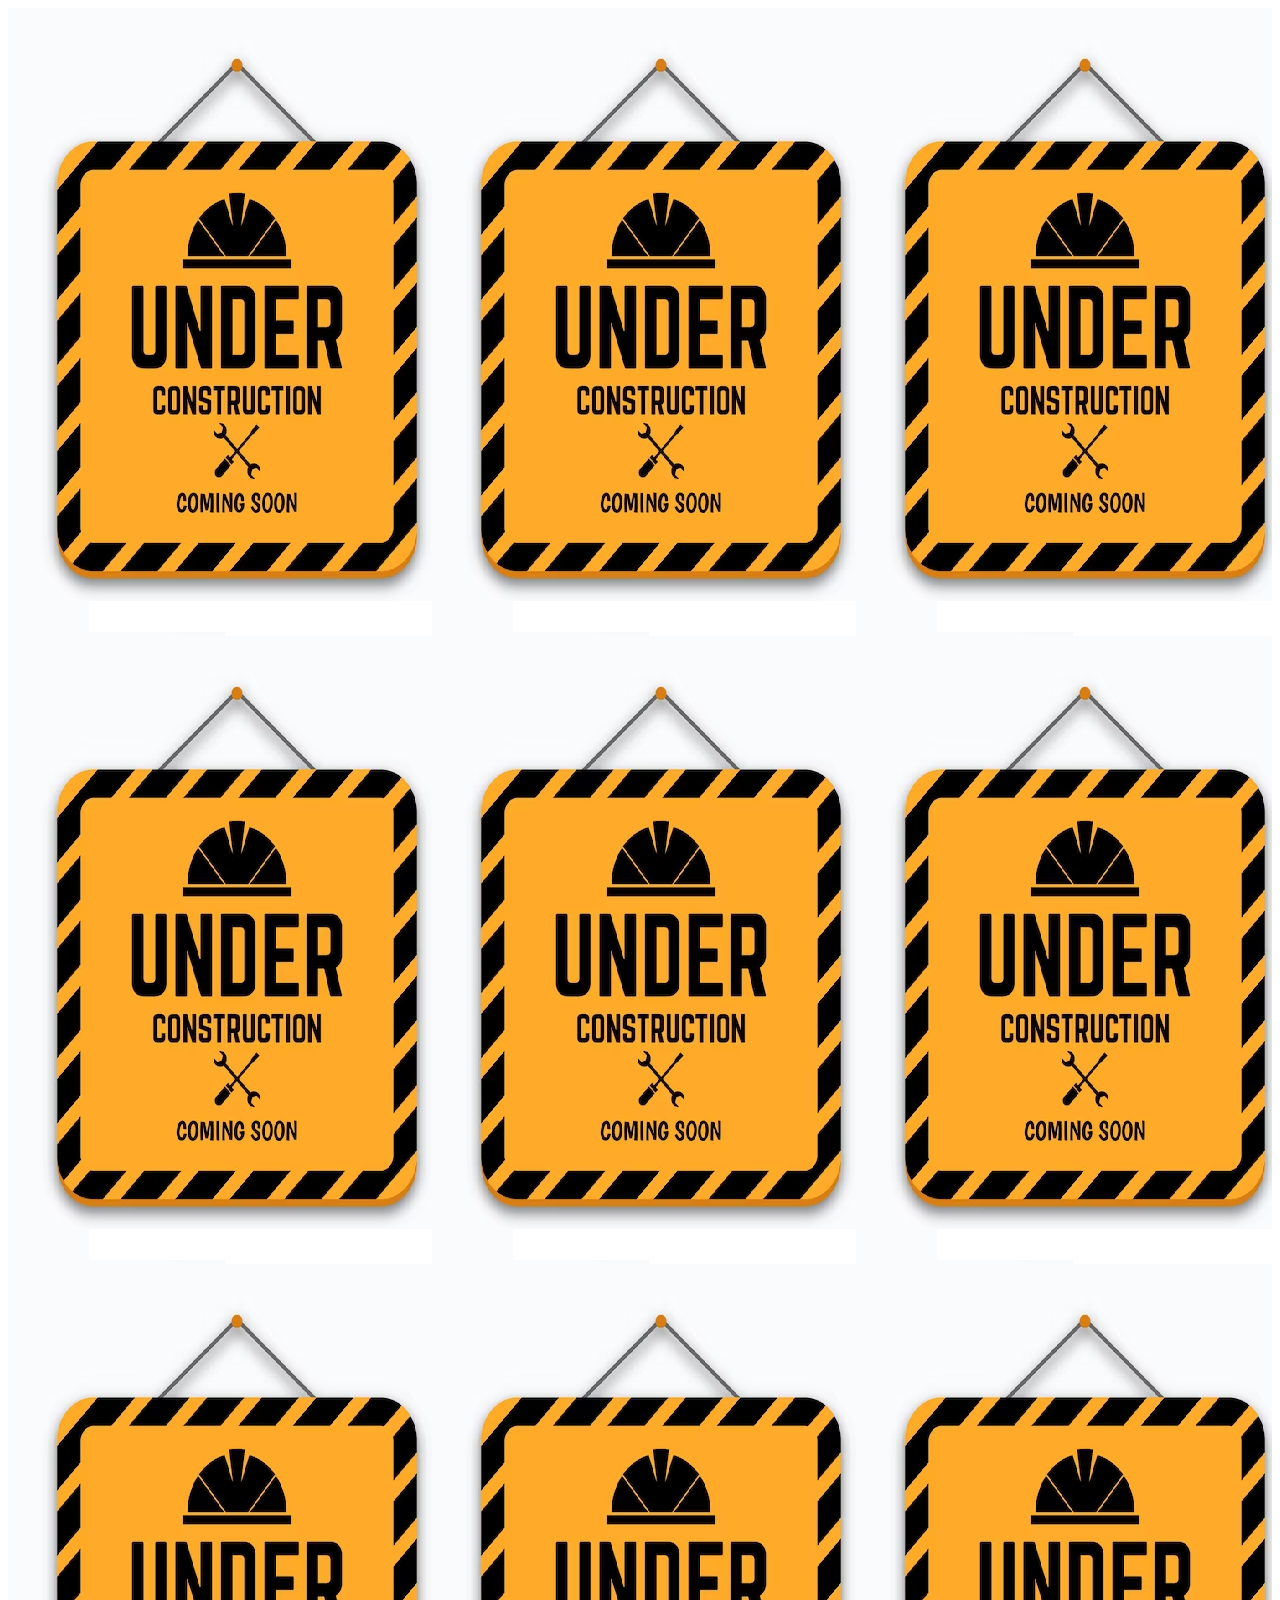
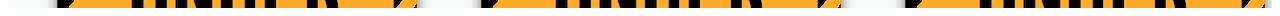
<file: galeria.html>
<!DOCTYPE html>
<html lang="en">
<head>
    <meta charset="UTF-8">
    <meta http-equiv="X-UA-Compatible" content="IE=edge">
    <meta name="viewport" content="width=device-width, initial-scale=1.0">
    <link rel="stylesheet" href="aseets/stylesgalery.css">
    <title>Mc Travel Galeria</title>
</head>
<body>
    <div class="container">

    </div>
</body>
</html>
</file>
<file: aseets/stylesgalery.css>
.container{
    display: flex;
    height: 100rem;
    background-image: url(construccion.png);
}
.container img{
    width: 100%;
}
</file>
